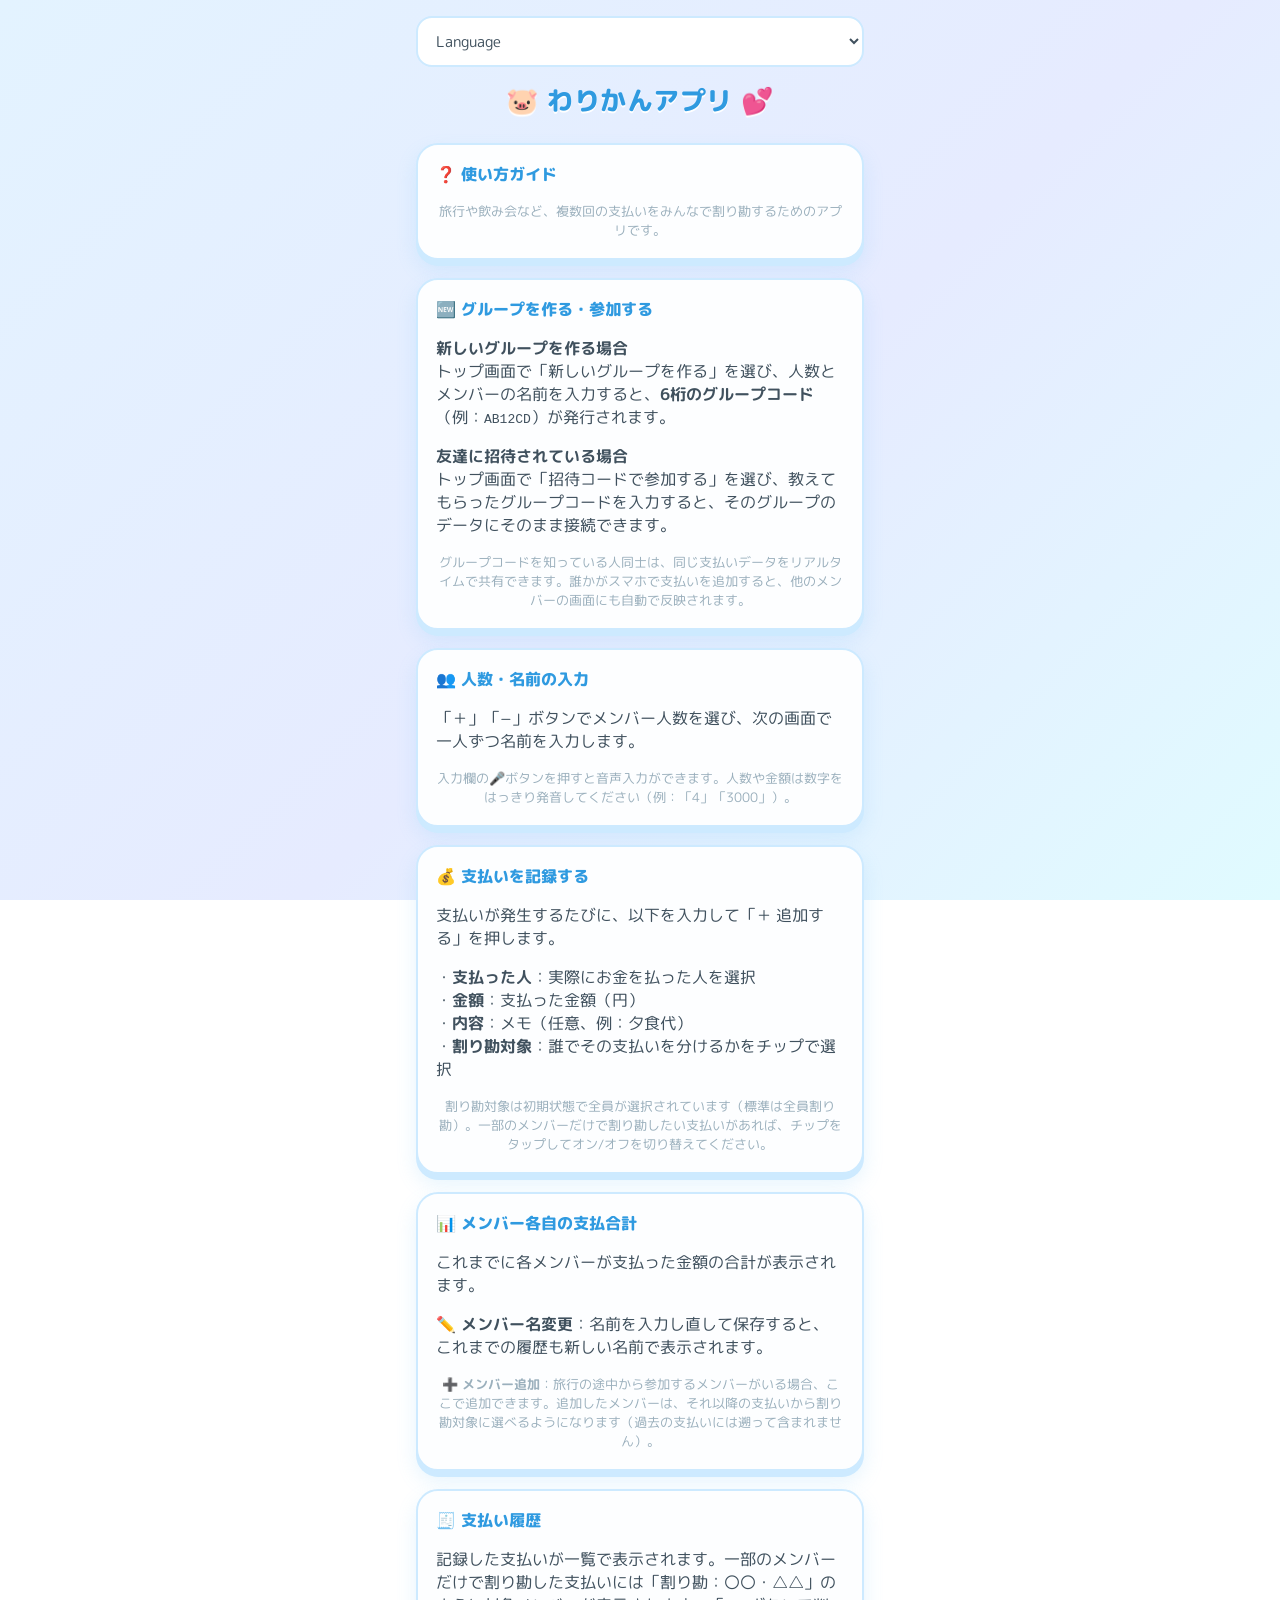
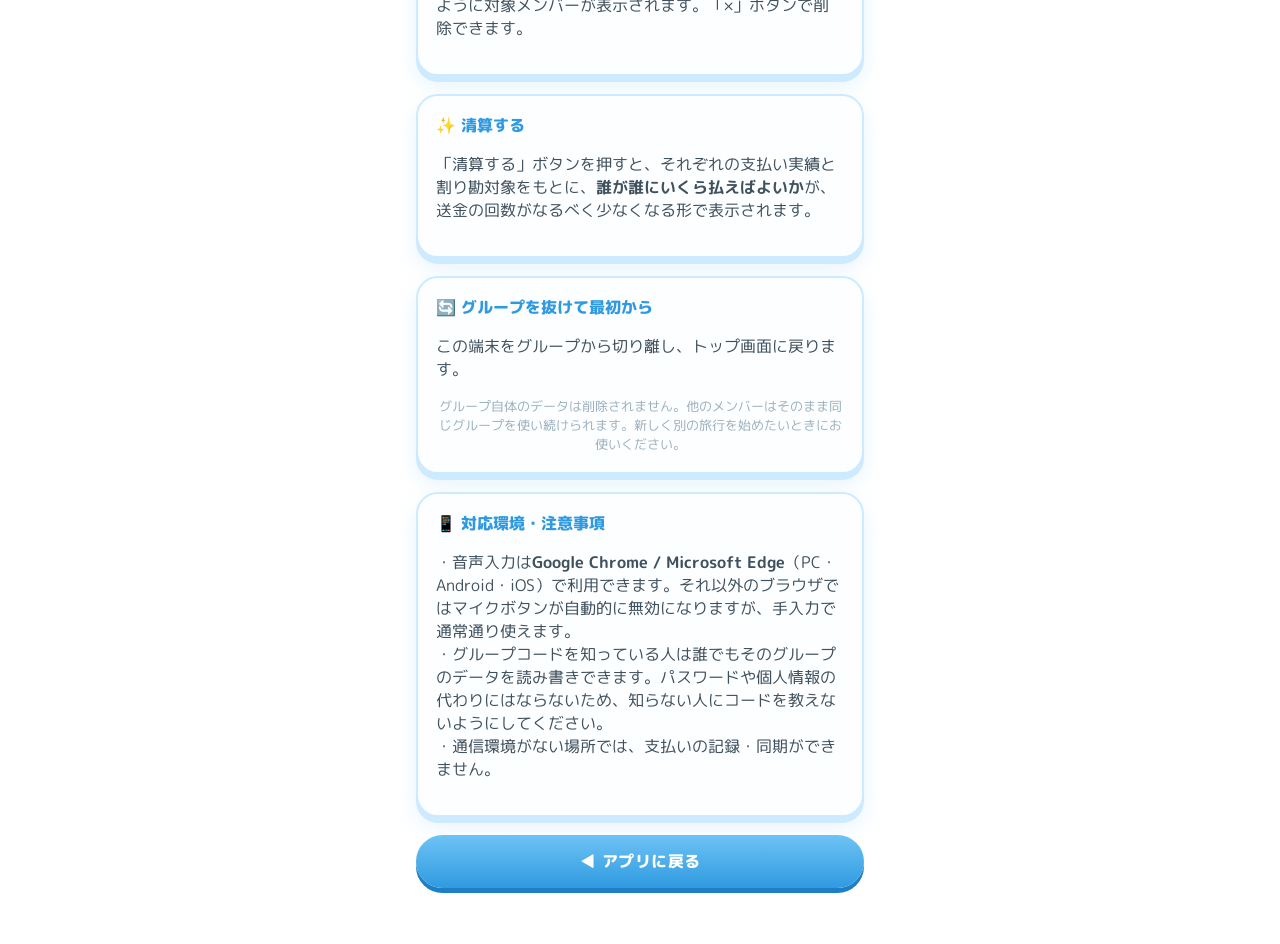
<file: help.html>
<!DOCTYPE html>
<html lang="ja" data-i18n-title="help.pageTitle">
<head>
<meta charset="UTF-8">
<meta name="viewport" content="width=device-width, initial-scale=1.0">
<title>使い方 | 🐷 わりかんアプリ</title>
<link rel="preconnect" href="https://fonts.googleapis.com">
<link rel="preconnect" href="https://fonts.gstatic.com" crossorigin>
<link href="https://fonts.googleapis.com/css2?family=M+PLUS+Rounded+1c:wght@500;700;800&display=swap" rel="stylesheet">
<link rel="stylesheet" href="style.css">
<link rel="manifest" href="manifest.json">
<link rel="icon" href="icon.svg" type="image/svg+xml">
<link rel="apple-touch-icon" href="icon.svg">
<meta name="theme-color" content="#2f9ae0">
<meta name="mobile-web-app-capable" content="yes">
<meta name="apple-mobile-web-app-capable" content="yes">
<meta name="apple-mobile-web-app-status-bar-style" content="black-translucent">
</head>
<body>
<div class="app">

  <header class="app-header">
    <div class="header-row">
      <h1><span class="emoji-wobble">🐷</span> <span data-i18n="app.title">わりかんアプリ</span> <span class="emoji-wobble">💕</span></h1>
      <select id="lang-select" class="lang-select">
        <option value="" hidden>Language</option>
        <option value="ja">日本語</option>
        <option value="en">English</option>
        <option value="zh">中文</option>
        <option value="ms">Melayu</option>
      </select>
    </div>
  </header>

  <div class="card">
    <h2 data-i18n="help.guideTitle">❓ 使い方ガイド</h2>
    <p class="hint" style="margin-bottom:0;" data-i18n="help.guideDesc">旅行や飲み会など、複数回の支払いをみんなで割り勘するためのアプリです。</p>
  </div>

  <div class="card">
    <h2 data-i18n="help.groupTitle">🆕 グループを作る・参加する</h2>
    <p data-i18n-html="help.groupCreate"><b>新しいグループを作る場合</b><br>トップ画面で「新しいグループを作る」を選び、人数とメンバーの名前を入力すると、<b>6桁のグループコード</b>（例：<code>AB12CD</code>）が発行されます。</p>
    <p data-i18n-html="help.groupJoin"><b>友達に招待されている場合</b><br>トップ画面で「招待コードで参加する」を選び、教えてもらったグループコードを入力すると、そのグループのデータにそのまま接続できます。</p>
    <p class="hint" style="margin-bottom:0;" data-i18n="help.groupHint">グループコードを知っている人同士は、同じ支払いデータをリアルタイムで共有できます。誰かがスマホで支払いを追加すると、他のメンバーの画面にも自動で反映されます。</p>
  </div>

  <div class="card">
    <h2 data-i18n="help.membersTitle">👥 人数・名前の入力</h2>
    <p data-i18n="help.membersDesc">「＋」「−」ボタンでメンバー人数を選び、次の画面で一人ずつ名前を入力します。</p>
    <p class="hint" style="margin-bottom:0;" data-i18n="help.membersHint">入力欄の🎤ボタンを押すと音声入力ができます。人数や金額は数字をはっきり発音してください（例：「4」「3000」）。</p>
  </div>

  <div class="card">
    <h2 data-i18n="help.recordTitle">💰 支払いを記録する</h2>
    <p data-i18n="help.recordDesc">支払いが発生するたびに、以下を入力して「＋ 追加する」を押します。</p>
    <p data-i18n-html="help.recordFields">・<b>支払った人</b>：実際にお金を払った人を選択<br>・<b>金額</b>：支払った金額（円）<br>・<b>内容</b>：メモ（任意、例：夕食代）<br>・<b>割り勘対象</b>：誰でその支払いを分けるかをチップで選択</p>
    <p class="hint" style="margin-bottom:0;" data-i18n="help.recordHint">割り勘対象は初期状態で全員が選択されています（標準は全員割り勘）。一部のメンバーだけで割り勘したい支払いがあれば、チップをタップしてオン/オフを切り替えてください。</p>
  </div>

  <div class="card">
    <h2 data-i18n="help.totalsTitle">📊 メンバー各自の支払合計</h2>
    <p data-i18n="help.totalsDesc">これまでに各メンバーが支払った金額の合計が表示されます。</p>
    <p data-i18n-html="help.totalsEdit"><b>✏️ メンバー名変更</b>：名前を入力し直して保存すると、これまでの履歴も新しい名前で表示されます。</p>
    <p class="hint" style="margin-bottom:0;" data-i18n-html="help.totalsAdd"><b>➕ メンバー追加</b>：旅行の途中から参加するメンバーがいる場合、ここで追加できます。追加したメンバーは、それ以降の支払いから割り勘対象に選べるようになります（過去の支払いには遡って含まれません）。</p>
  </div>

  <div class="card">
    <h2 data-i18n="help.historyTitle">🧾 支払い履歴</h2>
    <p data-i18n="help.historyDesc">記録した支払いが一覧で表示されます。一部のメンバーだけで割り勘した支払いには「割り勘：〇〇・△△」のように対象メンバーが表示されます。「×」ボタンで削除できます。</p>
  </div>

  <div class="card">
    <h2 data-i18n="help.settleTitle">✨ 清算する</h2>
    <p data-i18n-html="help.settleDesc">「清算する」ボタンを押すと、それぞれの支払い実績と割り勘対象をもとに、<b>誰が誰にいくら払えばよいか</b>が、送金の回数がなるべく少なくなる形で表示されます。</p>
  </div>

  <div class="card">
    <h2 data-i18n="help.leaveTitle">🔄 グループを抜けて最初から</h2>
    <p data-i18n="help.leaveDesc">この端末をグループから切り離し、トップ画面に戻ります。</p>
    <p class="hint" style="margin-bottom:0;" data-i18n="help.leaveHint">グループ自体のデータは削除されません。他のメンバーはそのまま同じグループを使い続けられます。新しく別の旅行を始めたいときにお使いください。</p>
  </div>

  <div class="card">
    <h2 data-i18n="help.envTitle">📱 対応環境・注意事項</h2>
    <p data-i18n-html="help.envDesc">・音声入力は<b>Google Chrome / Microsoft Edge</b>（PC・Android・iOS）で利用できます。それ以外のブラウザではマイクボタンが自動的に無効になりますが、手入力で通常通り使えます。<br>・グループコードを知っている人は誰でもそのグループのデータを読み書きできます。パスワードや個人情報の代わりにはならないため、知らない人にコードを教えないようにしてください。<br>・通信環境がない場所では、支払いの記録・同期ができません。</p>
  </div>

  <a href="index.html" class="primary-btn" style="display:block; text-align:center; text-decoration:none; margin-top:8px;" data-i18n="help.backBtn">◀ アプリに戻る</a>

</div>
<script src="lang.js"></script>
<script src="pwa-register.js"></script>
</body>
</html>
</file>
<file: style.css>
:root {
  --primary: #6ec3f4;
  --primary-dark: #2f9ae0;
  --accent: #8b9dfa;
  --accent-mint: #6ee7c8;
  --bg-a: #e3f3ff;
  --bg-b: #e6ebff;
  --bg-c: #e0fbff;
  --card-bg: #fdfeff;
  --text: #40515e;
  --muted: #9bb0bd;
  --border: #cdeaff;
  --danger: #ff6b8b;
  --radius: 22px;
}

* {
  box-sizing: border-box;
}

[hidden] {
  display: none !important;
}

body {
  margin: 0;
  font-family: "M PLUS Rounded 1c", "Hiragino Kaku Gothic ProN", "Yu Gothic", sans-serif;
  color: var(--text);
  min-height: 100vh;
  background: linear-gradient(135deg, var(--bg-a), var(--bg-b) 55%, var(--bg-c));
  background-attachment: fixed;
}

.app {
  max-width: 480px;
  margin: 0 auto;
  padding: 16px 16px 56px;
  min-height: 100vh;
}

.header-row {
  display: flex;
  flex-direction: column-reverse;
  align-items: center;
}

.app-header h1 {
  font-size: 26px;
  font-weight: 800;
  text-align: center;
  color: var(--primary-dark);
  margin: 14px 0 24px;
  text-shadow: 0 2px 0 #fff;
  letter-spacing: 0.5px;
}

.pill-select {
  width: auto;
  flex: none;
  padding: 5px 22px 5px 8px;
  border: 2px solid var(--border);
  border-radius: 12px;
  background: #fff;
  color: var(--primary-dark);
  font-family: inherit;
  font-size: 11px;
  font-weight: 700;
  cursor: pointer;
  box-shadow: 0 3px 0 var(--border);
  appearance: none;
  -webkit-appearance: none;
  background-image: url("data:image/svg+xml,%3Csvg xmlns='http://www.w3.org/2000/svg' width='10' height='6'%3E%3Cpath d='M0 0l5 6 5-6z' fill='%232f9ae0'/%3E%3C/svg%3E");
  background-repeat: no-repeat;
  background-position: right 6px center;
}

.lang-select {
  align-self: flex-end;
}

.label-with-select {
  display: flex;
  align-items: center;
  justify-content: space-between;
  margin-bottom: 7px;
}

.form-row .label-with-select label {
  margin-bottom: 0;
}

.emoji-wobble {
  display: inline-block;
  animation: wobble 2.2s ease-in-out infinite;
}

.emoji-wobble:last-child {
  animation-delay: 0.3s;
}

@keyframes wobble {
  0%, 100% { transform: rotate(-8deg); }
  50% { transform: rotate(8deg); }
}

.screen {
  display: none;
}

.screen.active {
  display: block;
  animation: pop-in 0.35s ease;
}

@keyframes pop-in {
  from { opacity: 0; transform: translateY(8px) scale(0.98); }
  to { opacity: 1; transform: translateY(0) scale(1); }
}

.card {
  background: var(--card-bg);
  border: 2px solid var(--border);
  border-radius: var(--radius);
  padding: 18px;
  margin-bottom: 18px;
  box-shadow: 0 6px 0 var(--border), 0 10px 20px rgba(110, 195, 244, 0.18);
}

h2 {
  font-size: 16px;
  font-weight: 800;
  margin: 0 0 16px;
  color: var(--primary-dark);
  display: flex;
  align-items: center;
  gap: 8px;
  flex-wrap: wrap;
}

.member-actions {
  display: flex;
  gap: 8px;
  flex-wrap: wrap;
  margin-bottom: 14px;
}

.chip-btn {
  border: 2px solid var(--border);
  background: #fff;
  color: var(--primary-dark);
  border-radius: 999px;
  padding: 7px 14px;
  font-family: inherit;
  font-size: 12px;
  font-weight: 700;
  cursor: pointer;
  box-shadow: 0 3px 0 var(--border);
  transition: transform 0.08s ease, box-shadow 0.08s ease;
}

.chip-btn:active {
  transform: translateY(3px);
  box-shadow: 0 0 0 var(--border);
}

.totals-edit-row {
  padding: 6px 0 !important;
  background: none !important;
  border-radius: 0 !important;
}

#add-member-form {
  margin-top: 4px;
}

#add-member-form .input-with-mic {
  margin-bottom: 10px;
}

.participants-list {
  display: flex;
  flex-wrap: wrap;
  gap: 8px;
}

.participant-chip {
  display: inline-flex;
  align-items: center;
  gap: 6px;
  padding: 8px 14px;
  border: 2px solid var(--border);
  border-radius: 999px;
  font-size: 13px;
  font-weight: 700;
  color: var(--muted);
  background: #fff;
  cursor: pointer;
  transition: background 0.12s ease, color 0.12s ease, border-color 0.12s ease;
}

.participant-chip input {
  accent-color: var(--primary-dark);
  width: 16px;
  height: 16px;
}

.participant-chip:has(input:checked) {
  background: linear-gradient(180deg, var(--primary), var(--primary-dark));
  border-color: var(--primary-dark);
  color: #fff;
}

.step-badge {
  background: var(--accent);
  color: #fff;
  font-size: 11px;
  font-weight: 800;
  padding: 4px 10px;
  border-radius: 999px;
  letter-spacing: 0.5px;
}

.count-row {
  display: flex;
  align-items: center;
  justify-content: center;
  gap: 14px;
  margin-bottom: 10px;
}

.stepper {
  width: 48px;
  height: 48px;
  border-radius: 50%;
  border: none;
  background: linear-gradient(180deg, var(--primary), var(--primary-dark));
  color: #fff;
  font-size: 22px;
  font-weight: 800;
  cursor: pointer;
  box-shadow: 0 4px 0 #1f7fc4;
  transition: transform 0.08s ease, box-shadow 0.08s ease;
}

.stepper:active {
  transform: translateY(4px);
  box-shadow: 0 0 0 #1f7fc4;
}

.count-input-wrap {
  display: flex;
  align-items: center;
  gap: 10px;
}

#member-count {
  width: 88px;
  font-size: 26px;
  font-weight: 800;
  text-align: center;
  padding: 10px;
  border: 2px solid var(--border);
  border-radius: 16px;
  color: var(--primary-dark);
  background: #fff;
}

.hint {
  text-align: center;
  color: var(--muted);
  font-size: 13px;
  margin: 6px 0 22px;
}

.primary-btn {
  display: block;
  width: 100%;
  padding: 15px;
  border: none;
  border-radius: 999px;
  background: linear-gradient(180deg, var(--primary), var(--primary-dark));
  color: #fff;
  font-family: inherit;
  font-size: 16px;
  font-weight: 800;
  letter-spacing: 0.5px;
  cursor: pointer;
  box-shadow: 0 5px 0 #1f7fc4;
  transition: transform 0.08s ease, box-shadow 0.08s ease;
}

.primary-btn:active {
  transform: translateY(5px);
  box-shadow: 0 0 0 #1f7fc4;
}

.secondary-btn {
  display: block;
  width: 100%;
  padding: 15px;
  border: 2px solid var(--border);
  border-radius: 999px;
  background: #fff;
  color: var(--primary-dark);
  font-family: inherit;
  font-size: 15px;
  font-weight: 800;
  cursor: pointer;
  box-shadow: 0 4px 0 var(--border);
  transition: transform 0.08s ease, box-shadow 0.08s ease;
}

.secondary-btn:active {
  transform: translateY(4px);
  box-shadow: 0 0 0 var(--border);
}

.nav-row {
  display: flex;
  gap: 10px;
  margin-top: 8px;
}

.nav-row > * {
  flex: 1;
}

.name-inputs {
  display: flex;
  flex-direction: column;
  gap: 14px;
  margin-bottom: 18px;
}

.name-input-row {
  display: flex;
  align-items: center;
  gap: 10px;
}

.name-input-row label {
  width: 70px;
  font-size: 12px;
  font-weight: 700;
  color: var(--accent);
  flex-shrink: 0;
}

.input-with-mic {
  display: flex;
  align-items: center;
  gap: 8px;
  flex: 1;
}

input[type="text"], input[type="number"], select {
  flex: 1;
  padding: 12px 14px;
  border: 2px solid var(--border);
  border-radius: 16px;
  font-family: inherit;
  font-size: 15px;
  width: 100%;
  background: #fff;
  color: var(--text);
  transition: border-color 0.15s ease, box-shadow 0.15s ease;
}

input[type="text"]:focus, input[type="number"]:focus, select:focus {
  outline: none;
  border-color: var(--accent);
  box-shadow: 0 0 0 3px rgba(139, 157, 250, 0.2);
}

.mic-btn {
  flex-shrink: 0;
  width: 42px;
  height: 42px;
  border-radius: 50%;
  border: 2px solid var(--border);
  background: linear-gradient(180deg, #fff, #eaf7ff);
  font-size: 18px;
  cursor: pointer;
  box-shadow: 0 3px 0 var(--border);
  transition: transform 0.08s ease, box-shadow 0.08s ease;
}

.mic-btn:active {
  transform: translateY(3px);
  box-shadow: 0 0 0 var(--border);
}

.mic-btn.recording {
  background: linear-gradient(180deg, var(--danger), #e0446a);
  border-color: #e0446a;
  animation: pulse 1s infinite;
}

.mic-btn:disabled {
  opacity: 0.35;
  cursor: not-allowed;
}

@keyframes pulse {
  0% { box-shadow: 0 3px 0 #e0446a, 0 0 0 0 rgba(255, 107, 139, 0.5); }
  70% { box-shadow: 0 3px 0 #e0446a, 0 0 0 10px rgba(255, 107, 139, 0); }
  100% { box-shadow: 0 3px 0 #e0446a, 0 0 0 0 rgba(255, 107, 139, 0); }
}

.form-row {
  margin-bottom: 16px;
}

.form-row label {
  display: block;
  font-size: 12px;
  font-weight: 700;
  color: var(--accent);
  margin-bottom: 7px;
}

.totals-list, .expense-list, .settlement-list {
  list-style: none;
  margin: 0;
  padding: 0;
}

.totals-list li {
  display: flex;
  justify-content: space-between;
  align-items: center;
  padding: 10px 14px;
  margin-bottom: 8px;
  border-radius: 999px;
  background: linear-gradient(90deg, #eaf7ff, #eef0ff);
  font-size: 15px;
  font-weight: 700;
}

.totals-list li:last-child {
  margin-bottom: 0;
}

.totals-list .amount {
  font-weight: 800;
  color: var(--primary-dark);
}

.expense-list li {
  display: flex;
  justify-content: space-between;
  align-items: center;
  padding: 12px 4px;
  border-bottom: 2px dashed var(--border);
  font-size: 14px;
}

.expense-list li:last-child {
  border-bottom: none;
}

.expense-info {
  display: flex;
  flex-direction: column;
}

.expense-info .expense-payer {
  font-weight: 800;
  color: var(--text);
}

.expense-info .expense-payer::before {
  content: "🙋 ";
}

.expense-info .expense-memo {
  color: var(--muted);
  font-size: 12px;
}

.expense-info .expense-participants {
  color: var(--accent);
  font-size: 11px;
}

.room-code-card {
  background: linear-gradient(90deg, #eaf7ff, #f0ecff);
}

.room-code-row {
  display: flex;
  align-items: center;
  justify-content: space-between;
  gap: 10px;
  margin-bottom: 8px;
}

.room-code-label {
  font-size: 11px;
  font-weight: 700;
  color: var(--accent);
}

.room-code-value {
  font-size: 24px;
  font-weight: 800;
  letter-spacing: 2px;
  color: var(--primary-dark);
}

#screen-start .primary-btn,
#screen-start .secondary-btn {
  margin-top: 10px;
}

.expense-amount {
  font-weight: 800;
  color: var(--primary-dark);
  margin: 0 10px;
}

.delete-btn {
  border: none;
  background: var(--border);
  color: #fff;
  width: 26px;
  height: 26px;
  border-radius: 50%;
  font-size: 15px;
  line-height: 1;
  cursor: pointer;
}

.settlement-list li {
  display: flex;
  align-items: center;
  gap: 8px;
  padding: 12px 14px;
  margin-bottom: 10px;
  border-radius: 18px;
  background: linear-gradient(90deg, #eaf7ff, #f0ecff);
  font-size: 15px;
  font-weight: 700;
}

.settlement-list li:last-child {
  margin-bottom: 0;
}

.settlement-list .arrow {
  color: #fff;
  background: var(--accent);
  border-radius: 50%;
  width: 26px;
  height: 26px;
  display: inline-flex;
  align-items: center;
  justify-content: center;
  font-size: 13px;
  flex-shrink: 0;
}

.settlement-list .settle-amount {
  margin-left: auto;
  font-weight: 800;
  color: var(--primary-dark);
}
</file>
